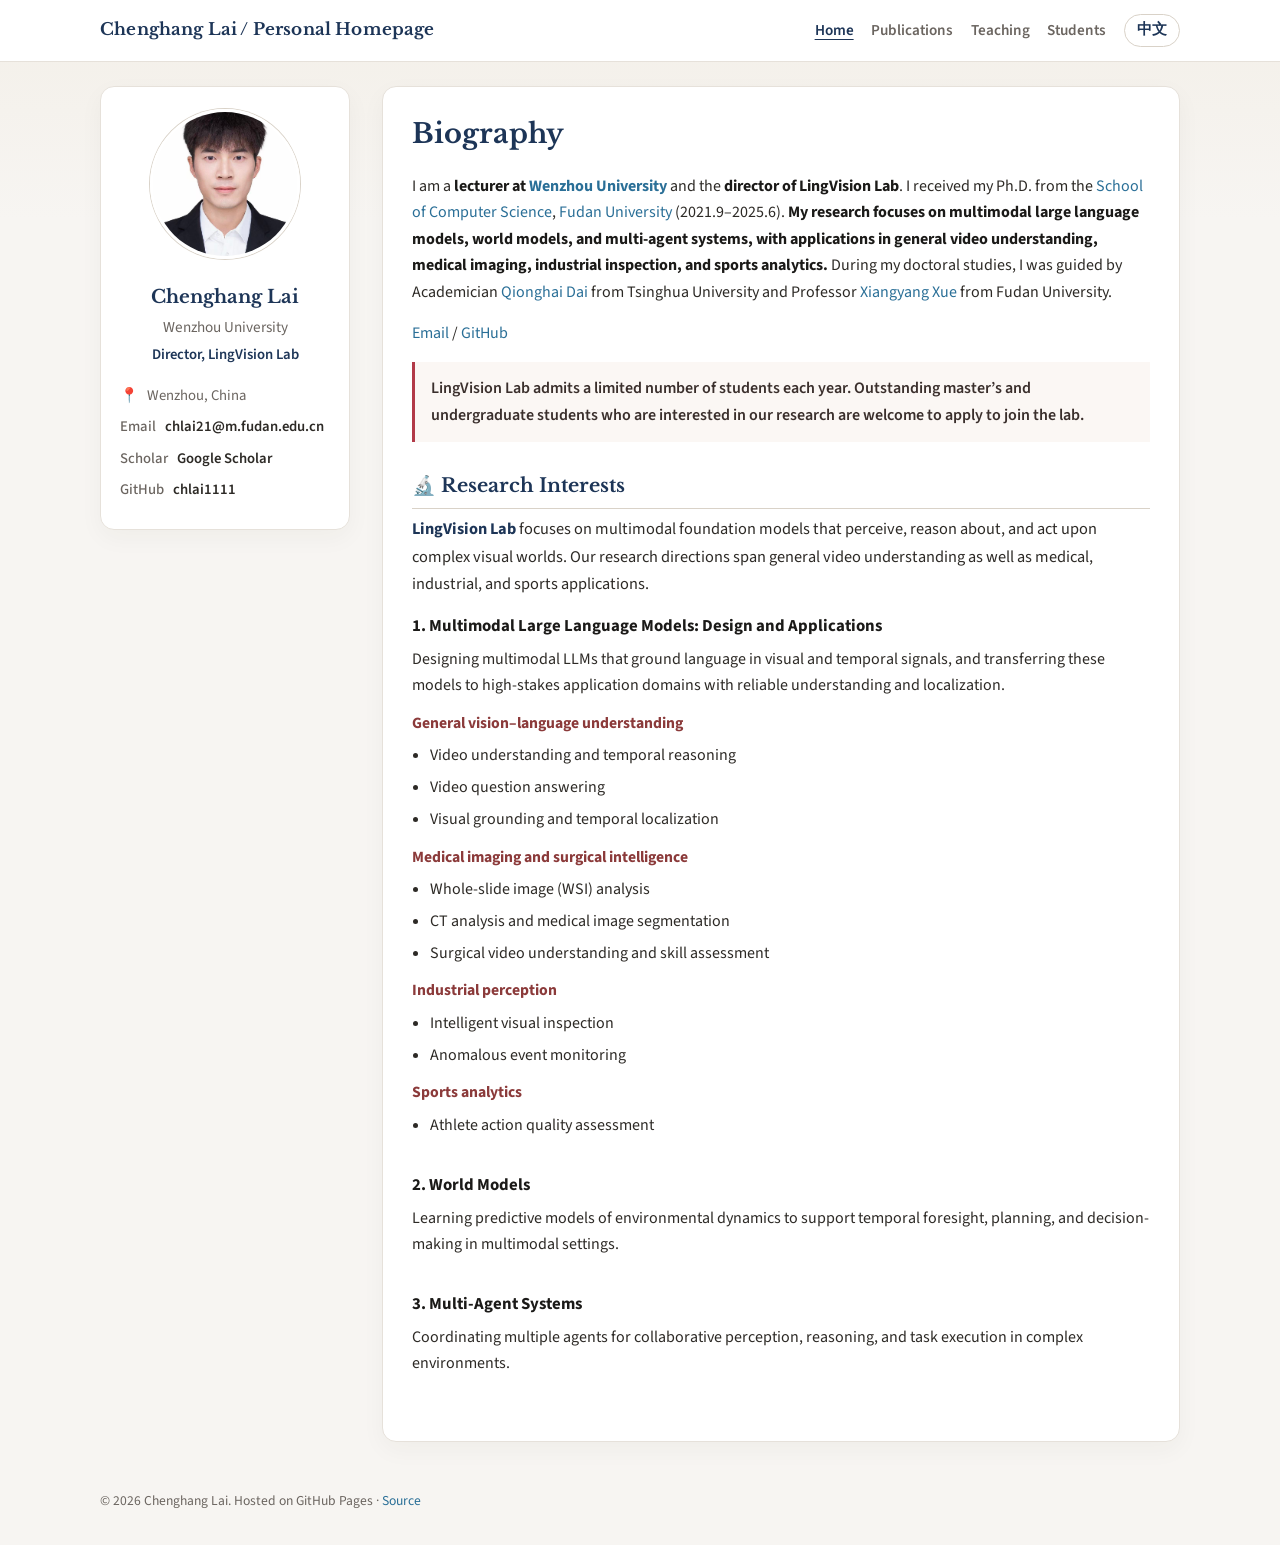
<file: index.html>
<!DOCTYPE html>
<html lang="en">
<head>
  <meta charset="utf-8">
  <meta name="viewport" content="width=device-width, initial-scale=1">
  <title>Chenghang Lai — Personal Homepage</title>
  <meta name="description" content="Academic homepage of Chenghang Lai, lecturer at Wenzhou University and director of LingVision Lab. Research interests: multimodal large language models, world models, and multi-agent systems.">
  <link rel="canonical" href="https://chlai1111.github.io/">
  <link rel="alternate" hreflang="en" href="https://chlai1111.github.io/">
  <link rel="alternate" hreflang="zh-Hans" href="https://chlai1111.github.io/zh/">
  <link rel="alternate" hreflang="x-default" href="https://chlai1111.github.io/">
  <link rel="icon" href="images/favicon.ico">
  <link rel="preconnect" href="https://fonts.googleapis.com">
  <link rel="preconnect" href="https://fonts.gstatic.com" crossorigin>
  <link href="https://fonts.googleapis.com/css2?family=Libre+Baskerville:wght@400;700&family=Source+Sans+3:wght@400;600;700&display=swap" rel="stylesheet">
  <link rel="stylesheet" href="assets/css/main.css">
</head>
<body>
  <header class="masthead">
    <div class="masthead__inner">
      <a class="site-title" href="./">Chenghang Lai / Personal Homepage</a>
      <div class="masthead__right">
        <nav class="nav" aria-label="Primary">
          <a href="./" class="is-active">Home</a><a href="publications/">Publications</a><a href="teaching/">Teaching</a><a href="students/">Students</a>
        </nav>
        <a class="lang-switch" href="zh/" hreflang="zh-Hans" lang="zh-Hans">中文</a>
      </div>
    </div>
  </header>

  <div class="layout">

    <aside class="sidebar">
      <img class="avatar" src="images/profile.jpg?v=3" alt="Portrait of Chenghang Lai">
      <h1 class="author-name">Chenghang Lai</h1>
      <p class="author-bio">Wenzhou University</p>
      <p class="author-lab">Director, LingVision Lab</p>
      <ul class="author-meta">
        <li><span class="label">📍</span> Wenzhou, China</li>
        <li><span class="label">Email</span> <a href="mailto:chlai21@m.fudan.edu.cn">chlai21@m.fudan.edu.cn</a></li>
        <li><span class="label">Scholar</span> <a href="https://scholar.google.com.hk/citations?hl=zh-CN&amp;user=WxUuGCAAAAAJ">Google Scholar</a></li>
        <li><span class="label">GitHub</span> <a href="https://github.com/chlai1111">chlai1111</a></li>
      </ul>
    </aside>

    <main class="main">
<h1 id="biography" class="page-title">Biography</h1>
      <div class="bio">
        <p>
          I am a <strong>lecturer at <a href="https://www.wzu.edu.cn/">Wenzhou University</a></strong>
          and the <strong>director of LingVision Lab</strong>.
          I received my Ph.D. from the <a href="https://cs.fudan.edu.cn/">School of Computer Science</a>,
          <a href="https://fudan.edu.cn/">Fudan University</a> (2021.9–2025.6).
          <strong>My research focuses on multimodal large language models, world models, and multi-agent systems, with applications in general video understanding, medical imaging, industrial inspection, and sports analytics.</strong>
          During my doctoral studies, I was guided by Academician
          <a href="https://ysg.ckcest.cn/html/details/8058/index.html">Qionghai Dai</a> from Tsinghua University
          and Professor <a href="https://cs.fudan.edu.cn/3f/8a/c25907a278410/page.htm">Xiangyang Xue</a> from Fudan University.
        </p>
        <p>
          <a href="mailto:chlai21@m.fudan.edu.cn">Email</a> /
          <a href="https://github.com/chlai1111">GitHub</a>
        </p>
        <p class="recruit-note">
          LingVision Lab admits a limited number of students each year. Outstanding master’s and undergraduate students who are interested in our research are welcome to apply to join the lab.
        </p>
      </div>

<h2 id="research" class="section-title">🔬 Research Interests</h2>
      <p class="section-note research-lead">
        <strong class="lab-name">LingVision Lab</strong> focuses on multimodal foundation models that perceive, reason about, and act upon complex visual worlds. Our research directions span general video understanding as well as medical, industrial, and sports applications.
      </p>
      <div class="research">
        <article class="research-theme">
          <h3 class="research-theme__title">1. Multimodal Large Language Models: Design and Applications</h3>
          <p class="research-theme__lead">
            Designing multimodal LLMs that ground language in visual and temporal signals, and transferring these models to high-stakes application domains with reliable understanding and localization.
          </p>
          <h4 class="research-subhead">General vision–language understanding</h4>
          <ul class="plain-list">
            <li>Video understanding and temporal reasoning</li>
            <li>Video question answering</li>
            <li>Visual grounding and temporal localization</li>
          </ul>
          <h4 class="research-subhead">Medical imaging and surgical intelligence</h4>
          <ul class="plain-list">
            <li>Whole-slide image (WSI) analysis</li>
            <li>CT analysis and medical image segmentation</li>
            <li>Surgical video understanding and skill assessment</li>
          </ul>
          <h4 class="research-subhead">Industrial perception</h4>
          <ul class="plain-list">
            <li>Intelligent visual inspection</li>
            <li>Anomalous event monitoring</li>
          </ul>
          <h4 class="research-subhead">Sports analytics</h4>
          <ul class="plain-list">
            <li>Athlete action quality assessment</li>
          </ul>
        </article>
        <article class="research-theme">
          <h3 class="research-theme__title">2. World Models</h3>
          <p class="research-theme__lead">
            Learning predictive models of environmental dynamics to support temporal foresight, planning, and decision-making in multimodal settings.
          </p>
        </article>
        <article class="research-theme">
          <h3 class="research-theme__title">3. Multi-Agent Systems</h3>
          <p class="research-theme__lead">
            Coordinating multiple agents for collaborative perception, reasoning, and task execution in complex environments.
          </p>
        </article>
      </div>
    </main>
  </div>

  <footer class="footer">
    © <span id="y"></span> Chenghang Lai. Hosted on GitHub Pages · <a href="https://github.com/chlai1111/chlai1111.github.io">Source</a>
  </footer>
  <script>document.getElementById('y').textContent = new Date().getFullYear();</script>
</body>
</html>
</file>
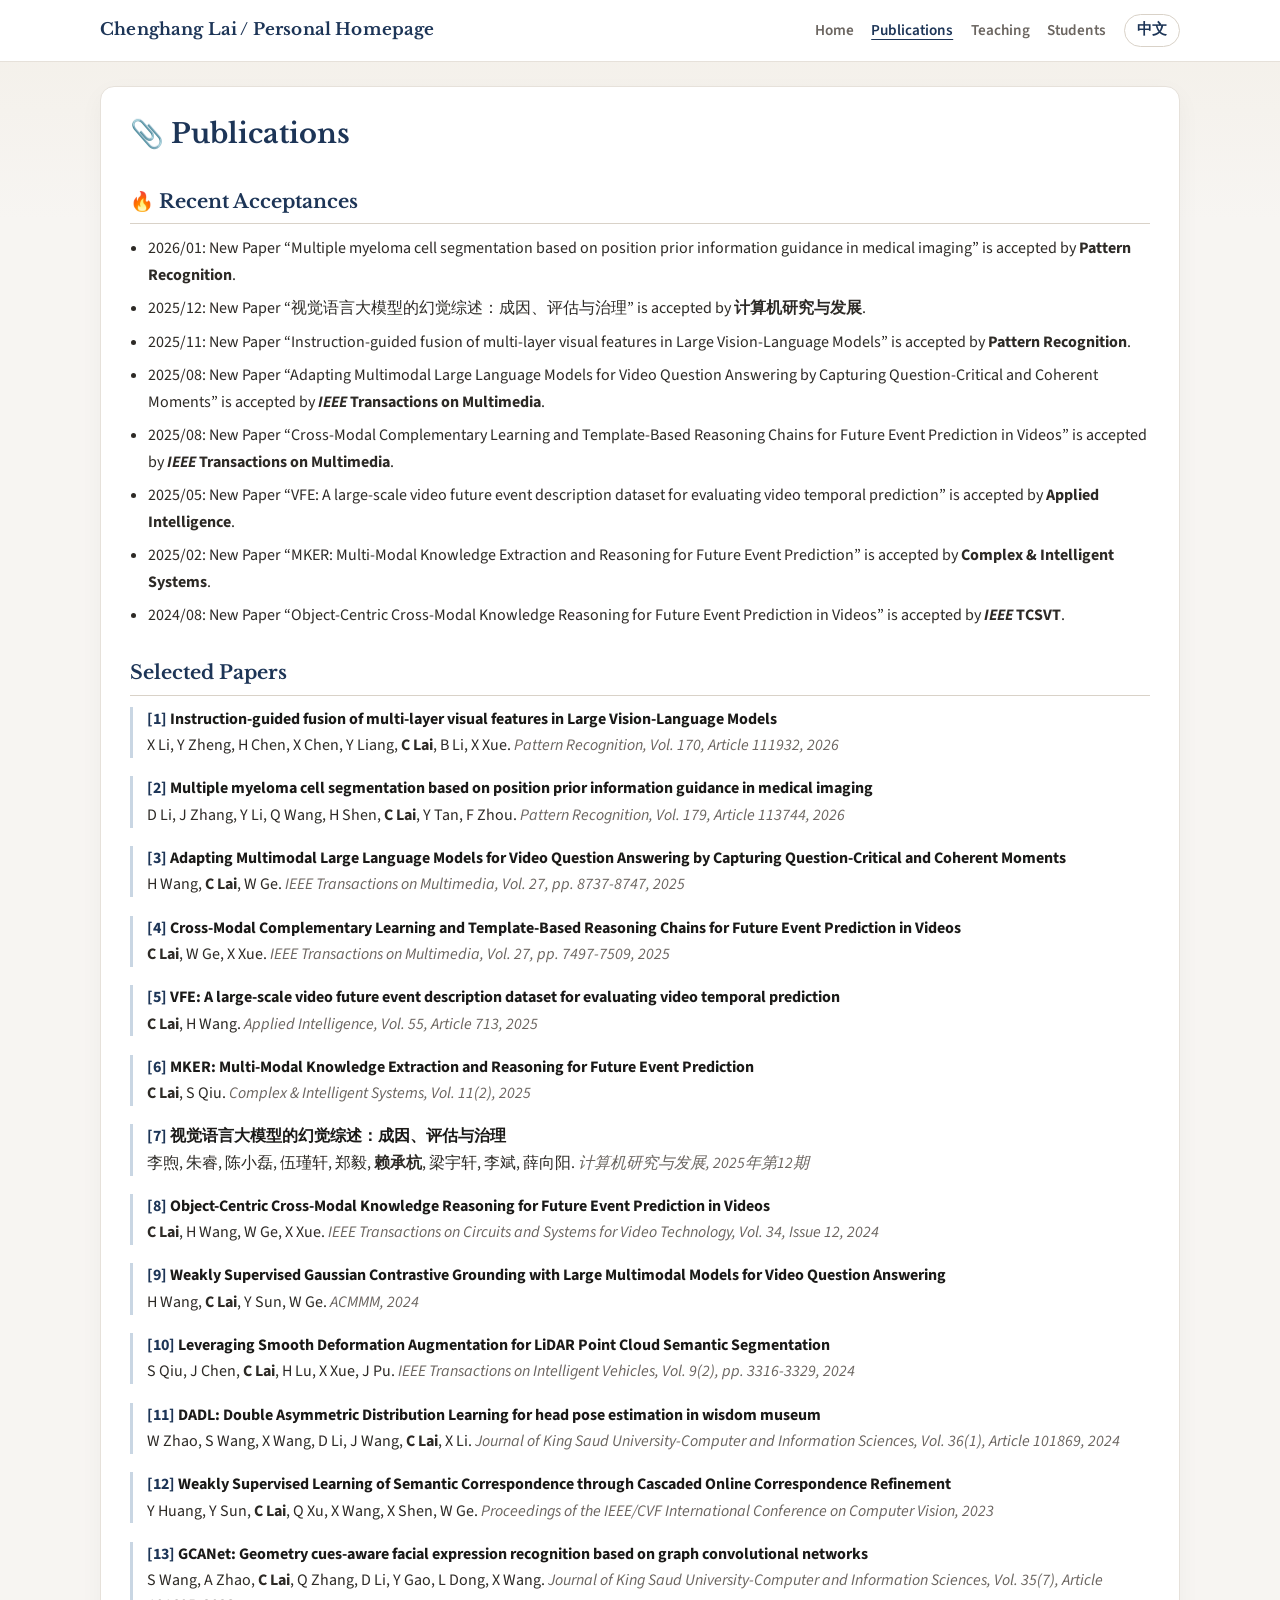
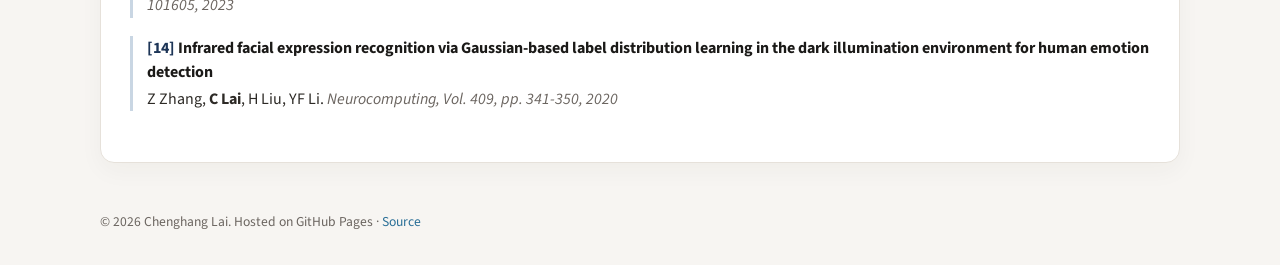
<file: publications/index.html>
<!DOCTYPE html>
<html lang="en">
<head>
  <meta charset="utf-8">
  <meta name="viewport" content="width=device-width, initial-scale=1">
  <title>Publications — Chenghang Lai</title>
  <meta name="description" content="Selected publications and recent acceptances of Chenghang Lai.">
  <link rel="canonical" href="https://chlai1111.github.io/publications/">
  <link rel="alternate" hreflang="en" href="https://chlai1111.github.io/publications/">
  <link rel="alternate" hreflang="zh-Hans" href="https://chlai1111.github.io/zh/publications/">
  <link rel="alternate" hreflang="x-default" href="https://chlai1111.github.io/publications/">
  <link rel="icon" href="../images/favicon.ico">
  <link rel="preconnect" href="https://fonts.googleapis.com">
  <link rel="preconnect" href="https://fonts.gstatic.com" crossorigin>
  <link href="https://fonts.googleapis.com/css2?family=Libre+Baskerville:wght@400;700&family=Source+Sans+3:wght@400;600;700&display=swap" rel="stylesheet">
  <link rel="stylesheet" href="../assets/css/main.css">
</head>
<body>
  <header class="masthead">
    <div class="masthead__inner">
      <a class="site-title" href="../">Chenghang Lai / Personal Homepage</a>
      <div class="masthead__right">
        <nav class="nav" aria-label="Primary">
          <a href="../">Home</a><a href="../publications/" class="is-active">Publications</a><a href="../teaching/">Teaching</a><a href="../students/">Students</a>
        </nav>
        <a class="lang-switch" href="../zh/publications/" hreflang="zh-Hans" lang="zh-Hans">中文</a>
      </div>
    </div>
  </header>

  <div class="layout layout--wide">


    <main class="main">
<h1 class="page-title">📎 Publications</h1>
      <h2 id="news" class="section-title">🔥 Recent Acceptances</h2>
      <ul class="news">
        <li>2026/01: New Paper “Multiple myeloma cell segmentation based on position prior information guidance in medical imaging” is accepted by <strong>Pattern Recognition</strong>.</li>
        <li>2025/12: New Paper “视觉语言大模型的幻觉综述：成因、评估与治理” is accepted by <strong>计算机研究与发展</strong>.</li>
        <li>2025/11: New Paper “Instruction-guided fusion of multi-layer visual features in Large Vision-Language Models” is accepted by <strong>Pattern Recognition</strong>.</li>
        <li>2025/08: New Paper “Adapting Multimodal Large Language Models for Video Question Answering by Capturing Question-Critical and Coherent Moments” is accepted by <strong><em>IEEE</em> Transactions on Multimedia</strong>.</li>
        <li>2025/08: New Paper “Cross-Modal Complementary Learning and Template-Based Reasoning Chains for Future Event Prediction in Videos” is accepted by <strong><em>IEEE</em> Transactions on Multimedia</strong>.</li>
        <li>2025/05: New Paper “VFE: A large-scale video future event description dataset for evaluating video temporal prediction” is accepted by <strong>Applied Intelligence</strong>.</li>
        <li>2025/02: New Paper “MKER: Multi-Modal Knowledge Extraction and Reasoning for Future Event Prediction” is accepted by <strong>Complex &amp; Intelligent Systems</strong>.</li>
        <li>2024/08: New Paper “Object-Centric Cross-Modal Knowledge Reasoning for Future Event Prediction in Videos” is accepted by <strong><em>IEEE</em> TCSVT</strong>.</li>
      </ul>
      <h2 id="papers" class="section-title">Selected Papers</h2>
      <ul class="pubs">
        <li>
          <div class="pub-head"><span class="pub-num">[1]</span> <span class="title">Instruction-guided fusion of multi-layer visual features in Large Vision-Language Models</span></div>
          <div class="meta"><span class="authors">X Li, Y Zheng, H Chen, X Chen, Y Liang, <strong>C Lai</strong>, B Li, X Xue</span><span class="venue-sep">. </span><span class="venue">Pattern Recognition, Vol. 170, Article 111932, 2026</span></div>
        </li>
        <li>
          <div class="pub-head"><span class="pub-num">[2]</span> <span class="title">Multiple myeloma cell segmentation based on position prior information guidance in medical imaging</span></div>
          <div class="meta"><span class="authors">D Li, J Zhang, Y Li, Q Wang, H Shen, <strong>C Lai</strong>, Y Tan, F Zhou</span><span class="venue-sep">. </span><span class="venue">Pattern Recognition, Vol. 179, Article 113744, 2026</span></div>
        </li>
        <li>
          <div class="pub-head"><span class="pub-num">[3]</span> <span class="title">Adapting Multimodal Large Language Models for Video Question Answering by Capturing Question-Critical and Coherent Moments</span></div>
          <div class="meta"><span class="authors">H Wang, <strong>C Lai</strong>, W Ge</span><span class="venue-sep">. </span><span class="venue">IEEE Transactions on Multimedia, Vol. 27, pp. 8737-8747, 2025</span></div>
        </li>
        <li>
          <div class="pub-head"><span class="pub-num">[4]</span> <span class="title">Cross-Modal Complementary Learning and Template-Based Reasoning Chains for Future Event Prediction in Videos</span></div>
          <div class="meta"><span class="authors"><strong>C Lai</strong>, W Ge, X Xue</span><span class="venue-sep">. </span><span class="venue">IEEE Transactions on Multimedia, Vol. 27, pp. 7497-7509, 2025</span></div>
        </li>
        <li>
          <div class="pub-head"><span class="pub-num">[5]</span> <span class="title">VFE: A large-scale video future event description dataset for evaluating video temporal prediction</span></div>
          <div class="meta"><span class="authors"><strong>C Lai</strong>, H Wang</span><span class="venue-sep">. </span><span class="venue">Applied Intelligence, Vol. 55, Article 713, 2025</span></div>
        </li>
        <li>
          <div class="pub-head"><span class="pub-num">[6]</span> <span class="title">MKER: Multi-Modal Knowledge Extraction and Reasoning for Future Event Prediction</span></div>
          <div class="meta"><span class="authors"><strong>C Lai</strong>, S Qiu</span><span class="venue-sep">. </span><span class="venue">Complex &amp; Intelligent Systems, Vol. 11(2), 2025</span></div>
        </li>
        <li>
          <div class="pub-head"><span class="pub-num">[7]</span> <span class="title">视觉语言大模型的幻觉综述：成因、评估与治理</span></div>
          <div class="meta"><span class="authors">李煦, 朱睿, 陈小磊, 伍瑾轩, 郑毅, <strong>赖承杭</strong>, 梁宇轩, 李斌, 薛向阳</span><span class="venue-sep">. </span><span class="venue">计算机研究与发展, 2025年第12期</span></div>
        </li>
        <li>
          <div class="pub-head"><span class="pub-num">[8]</span> <span class="title">Object-Centric Cross-Modal Knowledge Reasoning for Future Event Prediction in Videos</span></div>
          <div class="meta"><span class="authors"><strong>C Lai</strong>, H Wang, W Ge, X Xue</span><span class="venue-sep">. </span><span class="venue">IEEE Transactions on Circuits and Systems for Video Technology, Vol. 34, Issue 12, 2024</span></div>
        </li>
        <li>
          <div class="pub-head"><span class="pub-num">[9]</span> <span class="title">Weakly Supervised Gaussian Contrastive Grounding with Large Multimodal Models for Video Question Answering</span></div>
          <div class="meta"><span class="authors">H Wang, <strong>C Lai</strong>, Y Sun, W Ge</span><span class="venue-sep">. </span><span class="venue">ACMMM, 2024</span></div>
        </li>
        <li>
          <div class="pub-head"><span class="pub-num">[10]</span> <span class="title">Leveraging Smooth Deformation Augmentation for LiDAR Point Cloud Semantic Segmentation</span></div>
          <div class="meta"><span class="authors">S Qiu, J Chen, <strong>C Lai</strong>, H Lu, X Xue, J Pu</span><span class="venue-sep">. </span><span class="venue">IEEE Transactions on Intelligent Vehicles, Vol. 9(2), pp. 3316-3329, 2024</span></div>
        </li>
        <li>
          <div class="pub-head"><span class="pub-num">[11]</span> <span class="title">DADL: Double Asymmetric Distribution Learning for head pose estimation in wisdom museum</span></div>
          <div class="meta"><span class="authors">W Zhao, S Wang, X Wang, D Li, J Wang, <strong>C Lai</strong>, X Li</span><span class="venue-sep">. </span><span class="venue">Journal of King Saud University-Computer and Information Sciences, Vol. 36(1), Article 101869, 2024</span></div>
        </li>
        <li>
          <div class="pub-head"><span class="pub-num">[12]</span> <span class="title">Weakly Supervised Learning of Semantic Correspondence through Cascaded Online Correspondence Refinement</span></div>
          <div class="meta"><span class="authors">Y Huang, Y Sun, <strong>C Lai</strong>, Q Xu, X Wang, X Shen, W Ge</span><span class="venue-sep">. </span><span class="venue">Proceedings of the IEEE/CVF International Conference on Computer Vision, 2023</span></div>
        </li>
        <li>
          <div class="pub-head"><span class="pub-num">[13]</span> <span class="title">GCANet: Geometry cues-aware facial expression recognition based on graph convolutional networks</span></div>
          <div class="meta"><span class="authors">S Wang, A Zhao, <strong>C Lai</strong>, Q Zhang, D Li, Y Gao, L Dong, X Wang</span><span class="venue-sep">. </span><span class="venue">Journal of King Saud University-Computer and Information Sciences, Vol. 35(7), Article 101605, 2023</span></div>
        </li>
        <li>
          <div class="pub-head"><span class="pub-num">[14]</span> <span class="title">Infrared facial expression recognition via Gaussian-based label distribution learning in the dark illumination environment for human emotion detection</span></div>
          <div class="meta"><span class="authors">Z Zhang, <strong>C Lai</strong>, H Liu, YF Li</span><span class="venue-sep">. </span><span class="venue">Neurocomputing, Vol. 409, pp. 341-350, 2020</span></div>
        </li>
      </ul>
    </main>
  </div>

  <footer class="footer">
    © <span id="y"></span> Chenghang Lai. Hosted on GitHub Pages · <a href="https://github.com/chlai1111/chlai1111.github.io">Source</a>
  </footer>
  <script>document.getElementById('y').textContent = new Date().getFullYear();</script>
</body>
</html>
</file>
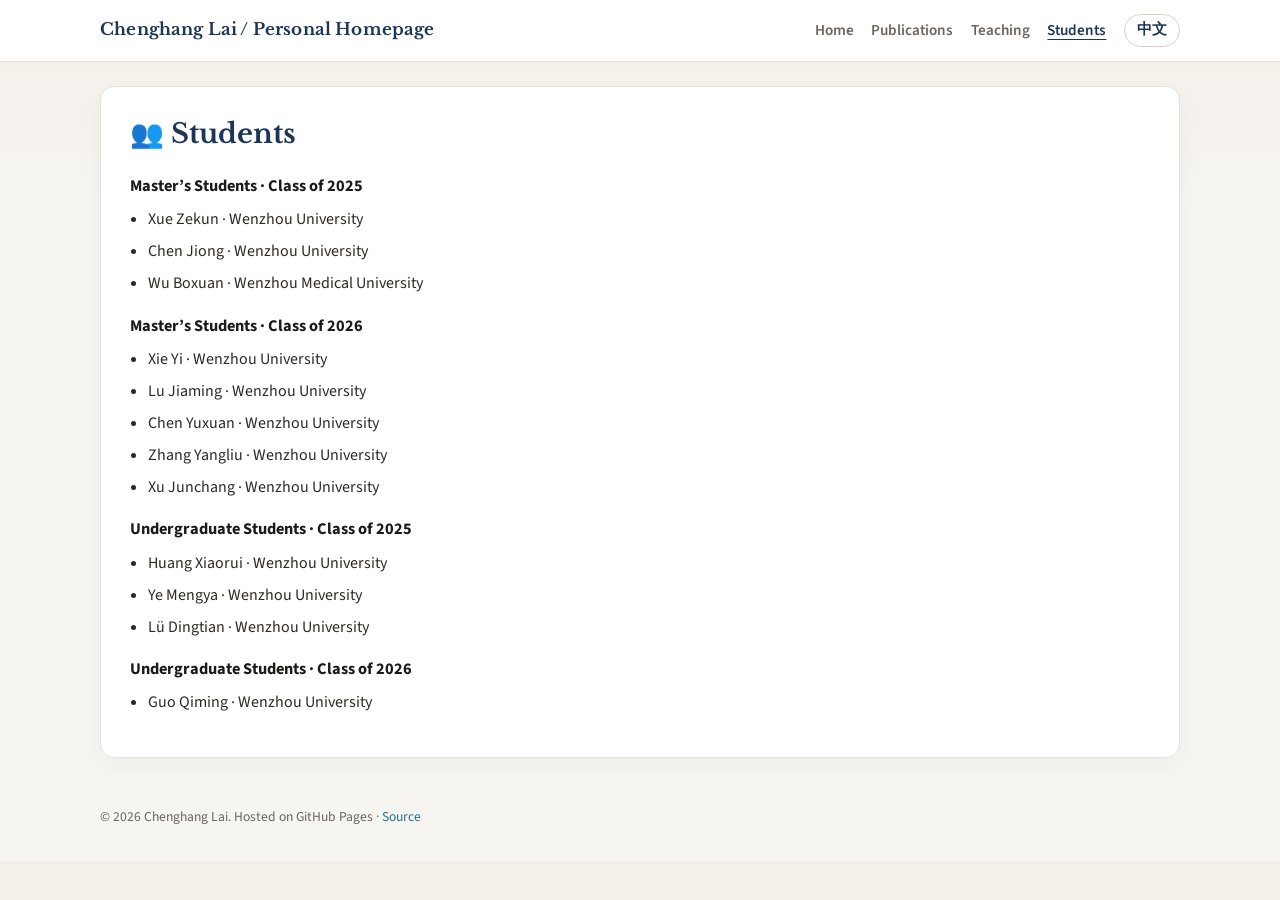
<file: students/index.html>
<!DOCTYPE html>
<html lang="en">
<head>
  <meta charset="utf-8">
  <meta name="viewport" content="width=device-width, initial-scale=1">
  <title>Students — Chenghang Lai</title>
  <meta name="description" content="Students advised by Chenghang Lai.">
  <link rel="canonical" href="https://chlai1111.github.io/students/">
  <link rel="alternate" hreflang="en" href="https://chlai1111.github.io/students/">
  <link rel="alternate" hreflang="zh-Hans" href="https://chlai1111.github.io/zh/students/">
  <link rel="alternate" hreflang="x-default" href="https://chlai1111.github.io/students/">
  <link rel="icon" href="../images/favicon.ico">
  <link rel="preconnect" href="https://fonts.googleapis.com">
  <link rel="preconnect" href="https://fonts.gstatic.com" crossorigin>
  <link href="https://fonts.googleapis.com/css2?family=Libre+Baskerville:wght@400;700&family=Source+Sans+3:wght@400;600;700&display=swap" rel="stylesheet">
  <link rel="stylesheet" href="../assets/css/main.css">
</head>
<body>
  <header class="masthead">
    <div class="masthead__inner">
      <a class="site-title" href="../">Chenghang Lai / Personal Homepage</a>
      <div class="masthead__right">
        <nav class="nav" aria-label="Primary">
          <a href="../">Home</a><a href="../publications/">Publications</a><a href="../teaching/">Teaching</a><a href="../students/" class="is-active">Students</a>
        </nav>
        <a class="lang-switch" href="../zh/students/" hreflang="zh-Hans" lang="zh-Hans">中文</a>
      </div>
    </div>
  </header>

  <div class="layout layout--wide">


    <main class="main">
<h1 class="page-title">👥 Students</h1>
      <h3 class="subhead">Master’s Students · Class of 2025</h3>
      <ul class="plain-list">
        <li>Xue Zekun · Wenzhou University</li>
        <li>Chen Jiong · Wenzhou University</li>
        <li>Wu Boxuan · Wenzhou Medical University</li>
      </ul>
      <h3 class="subhead">Master’s Students · Class of 2026</h3>
      <ul class="plain-list">
        <li>Xie Yi · Wenzhou University</li>
        <li>Lu Jiaming · Wenzhou University</li>
        <li>Chen Yuxuan · Wenzhou University</li>
        <li>Zhang Yangliu · Wenzhou University</li>
        <li>Xu Junchang · Wenzhou University</li>
      </ul>
      <h3 class="subhead">Undergraduate Students · Class of 2025</h3>
      <ul class="plain-list">
        <li>Huang Xiaorui · Wenzhou University</li>
        <li>Ye Mengya · Wenzhou University</li>
        <li>Lü Dingtian · Wenzhou University</li>
      </ul>
      <h3 class="subhead">Undergraduate Students · Class of 2026</h3>
      <ul class="plain-list">
        <li>Guo Qiming · Wenzhou University</li>
      </ul>
    </main>
  </div>

  <footer class="footer">
    © <span id="y"></span> Chenghang Lai. Hosted on GitHub Pages · <a href="https://github.com/chlai1111/chlai1111.github.io">Source</a>
  </footer>
  <script>document.getElementById('y').textContent = new Date().getFullYear();</script>
</body>
</html>
</file>
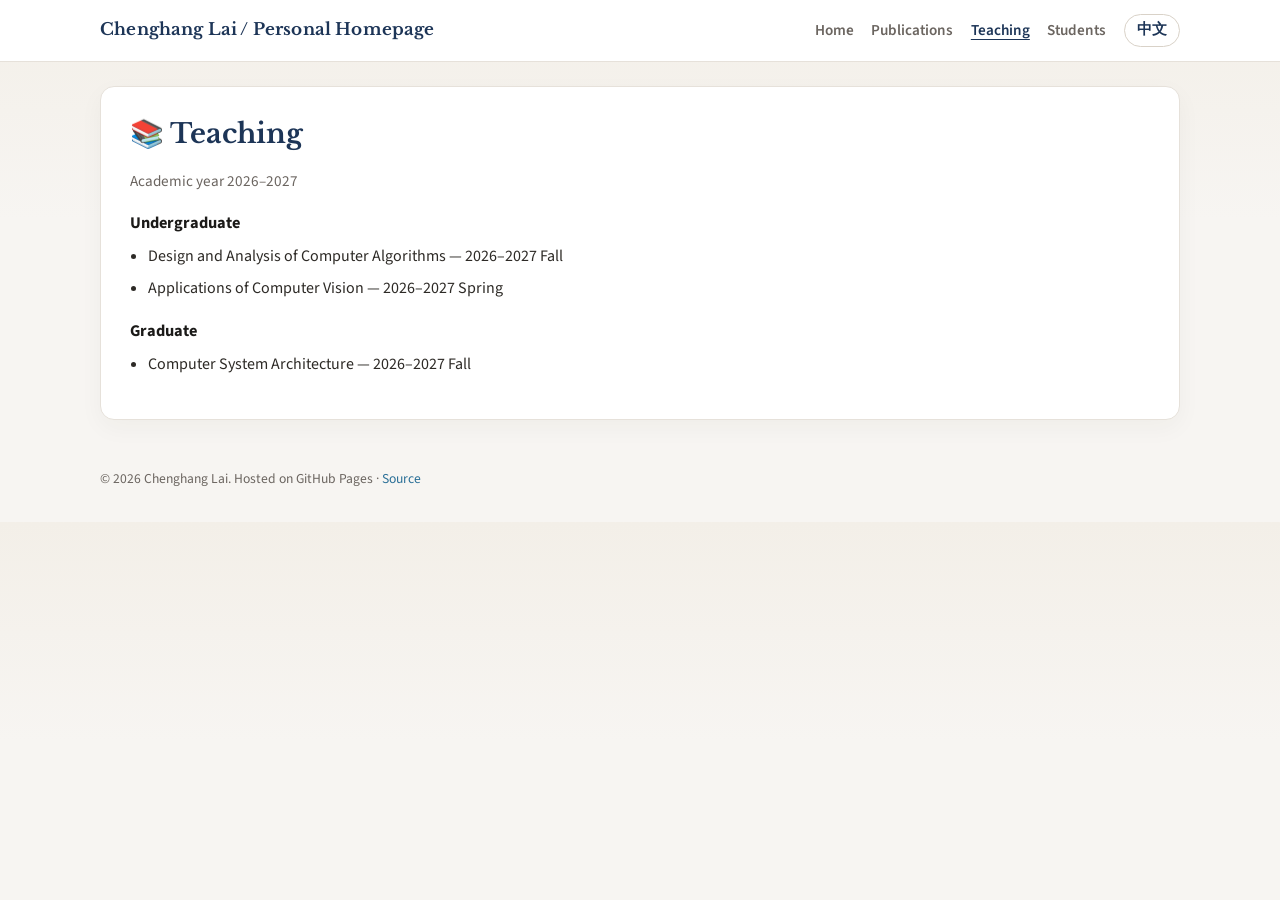
<file: teaching/index.html>
<!DOCTYPE html>
<html lang="en">
<head>
  <meta charset="utf-8">
  <meta name="viewport" content="width=device-width, initial-scale=1">
  <title>Teaching — Chenghang Lai</title>
  <meta name="description" content="Teaching courses by Chenghang Lai.">
  <link rel="canonical" href="https://chlai1111.github.io/teaching/">
  <link rel="alternate" hreflang="en" href="https://chlai1111.github.io/teaching/">
  <link rel="alternate" hreflang="zh-Hans" href="https://chlai1111.github.io/zh/teaching/">
  <link rel="alternate" hreflang="x-default" href="https://chlai1111.github.io/teaching/">
  <link rel="icon" href="../images/favicon.ico">
  <link rel="preconnect" href="https://fonts.googleapis.com">
  <link rel="preconnect" href="https://fonts.gstatic.com" crossorigin>
  <link href="https://fonts.googleapis.com/css2?family=Libre+Baskerville:wght@400;700&family=Source+Sans+3:wght@400;600;700&display=swap" rel="stylesheet">
  <link rel="stylesheet" href="../assets/css/main.css">
</head>
<body>
  <header class="masthead">
    <div class="masthead__inner">
      <a class="site-title" href="../">Chenghang Lai / Personal Homepage</a>
      <div class="masthead__right">
        <nav class="nav" aria-label="Primary">
          <a href="../">Home</a><a href="../publications/">Publications</a><a href="../teaching/" class="is-active">Teaching</a><a href="../students/">Students</a>
        </nav>
        <a class="lang-switch" href="../zh/teaching/" hreflang="zh-Hans" lang="zh-Hans">中文</a>
      </div>
    </div>
  </header>

  <div class="layout layout--wide">


    <main class="main">
<h1 class="page-title">📚 Teaching</h1>
      <p class="section-note">Academic year 2026–2027</p>
      <h3 class="subhead">Undergraduate</h3>
      <ul class="plain-list">
        <li>Design and Analysis of Computer Algorithms — 2026–2027 Fall</li>
        <li>Applications of Computer Vision — 2026–2027 Spring</li>
      </ul>
      <h3 class="subhead">Graduate</h3>
      <ul class="plain-list">
        <li>Computer System Architecture — 2026–2027 Fall</li>
      </ul>
    </main>
  </div>

  <footer class="footer">
    © <span id="y"></span> Chenghang Lai. Hosted on GitHub Pages · <a href="https://github.com/chlai1111/chlai1111.github.io">Source</a>
  </footer>
  <script>document.getElementById('y').textContent = new Date().getFullYear();</script>
</body>
</html>
</file>
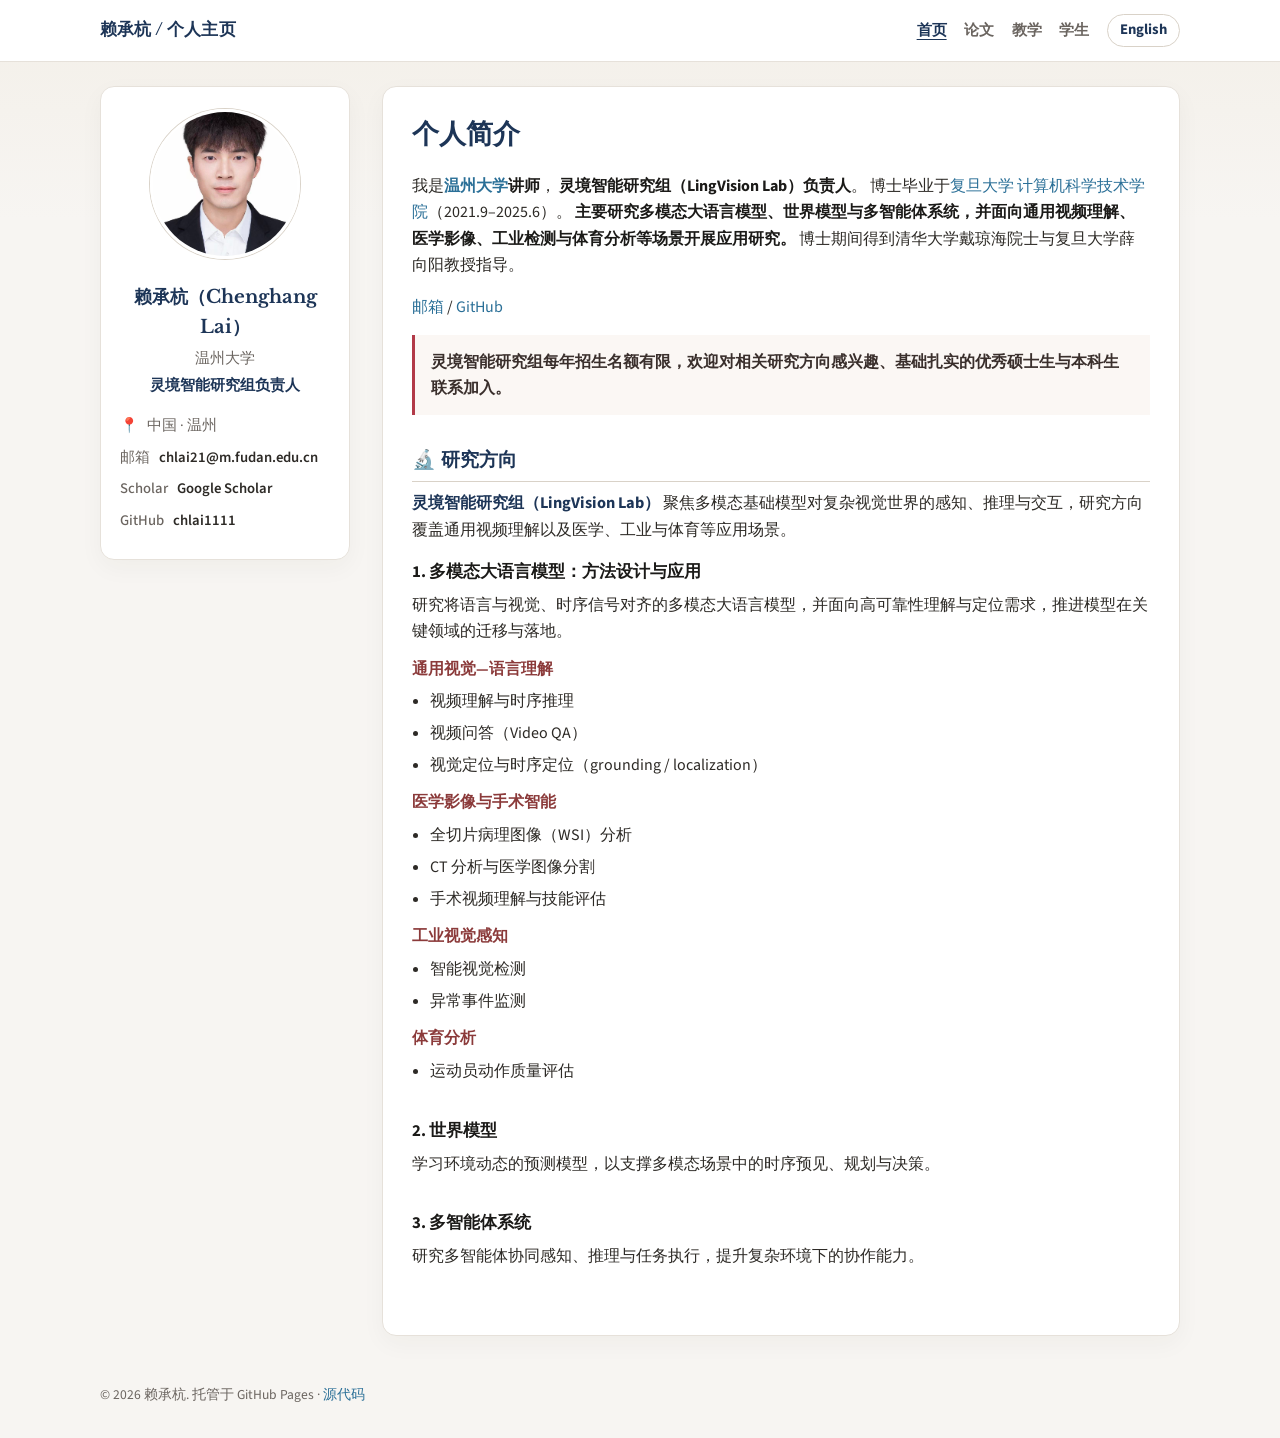
<file: zh/index.html>
<!DOCTYPE html>
<html lang="zh-Hans">
<head>
  <meta charset="utf-8">
  <meta name="viewport" content="width=device-width, initial-scale=1">
  <title>赖承杭（Chenghang Lai）— 个人主页</title>
  <meta name="description" content="温州大学讲师、灵境智能研究组（LingVision Lab）负责人赖承杭的学术主页。研究方向：多模态大语言模型、世界模型与多智能体系统。">
  <link rel="canonical" href="https://chlai1111.github.io/zh/">
  <link rel="alternate" hreflang="en" href="https://chlai1111.github.io/">
  <link rel="alternate" hreflang="zh-Hans" href="https://chlai1111.github.io/zh/">
  <link rel="alternate" hreflang="x-default" href="https://chlai1111.github.io/">
  <link rel="icon" href="../images/favicon.ico">
  <link rel="preconnect" href="https://fonts.googleapis.com">
  <link rel="preconnect" href="https://fonts.gstatic.com" crossorigin>
  <link href="https://fonts.googleapis.com/css2?family=Libre+Baskerville:wght@400;700&family=Source+Sans+3:wght@400;600;700&display=swap" rel="stylesheet">
  <link rel="stylesheet" href="../assets/css/main.css">
</head>
<body>
  <header class="masthead">
    <div class="masthead__inner">
      <a class="site-title" href="./">赖承杭 / 个人主页</a>
      <div class="masthead__right">
        <nav class="nav" aria-label="主导航">
          <a href="./" class="is-active">首页</a><a href="publications/">论文</a><a href="teaching/">教学</a><a href="students/">学生</a>
        </nav>
        <a class="lang-switch" href="../" hreflang="en" lang="en">English</a>
      </div>
    </div>
  </header>

  <div class="layout">

    <aside class="sidebar">
      <img class="avatar" src="../images/profile.jpg?v=3" alt="赖承杭照片">
      <h1 class="author-name">赖承杭（Chenghang Lai）</h1>
      <p class="author-bio">温州大学</p>
      <p class="author-lab">灵境智能研究组负责人</p>
      <ul class="author-meta">
        <li><span class="label">📍</span> 中国 · 温州</li>
        <li><span class="label">邮箱</span> <a href="mailto:chlai21@m.fudan.edu.cn">chlai21@m.fudan.edu.cn</a></li>
        <li><span class="label">Scholar</span> <a href="https://scholar.google.com.hk/citations?hl=zh-CN&amp;user=WxUuGCAAAAAJ">Google Scholar</a></li>
        <li><span class="label">GitHub</span> <a href="https://github.com/chlai1111">chlai1111</a></li>
      </ul>
    </aside>

    <main class="main">
<h1 id="biography" class="page-title">个人简介</h1>
      <div class="bio">
        <p>
          我是<strong><a href="https://www.wzu.edu.cn/">温州大学</a>讲师</strong>，
          <strong>灵境智能研究组（LingVision Lab）负责人</strong>。
          博士毕业于<a href="https://fudan.edu.cn/">复旦大学</a>
          <a href="https://cs.fudan.edu.cn/">计算机科学技术学院</a>（2021.9–2025.6）。
          <strong>主要研究多模态大语言模型、世界模型与多智能体系统，并面向通用视频理解、医学影像、工业检测与体育分析等场景开展应用研究。</strong>
          博士期间得到清华大学戴琼海院士与复旦大学薛向阳教授指导。
        </p>
        <p>
          <a href="mailto:chlai21@m.fudan.edu.cn">邮箱</a> /
          <a href="https://github.com/chlai1111">GitHub</a>
        </p>
        <p class="recruit-note">
          灵境智能研究组每年招生名额有限，欢迎对相关研究方向感兴趣、基础扎实的优秀硕士生与本科生联系加入。
        </p>
      </div>

<h2 id="research" class="section-title">🔬 研究方向</h2>
      <p class="section-note research-lead">
        <strong class="lab-name">灵境智能研究组（LingVision Lab）</strong> 聚焦多模态基础模型对复杂视觉世界的感知、推理与交互，研究方向覆盖通用视频理解以及医学、工业与体育等应用场景。
      </p>
      <div class="research">
        <article class="research-theme">
          <h3 class="research-theme__title">1. 多模态大语言模型：方法设计与应用</h3>
          <p class="research-theme__lead">
            研究将语言与视觉、时序信号对齐的多模态大语言模型，并面向高可靠性理解与定位需求，推进模型在关键领域的迁移与落地。
          </p>
          <h4 class="research-subhead">通用视觉—语言理解</h4>
          <ul class="plain-list">
            <li>视频理解与时序推理</li>
            <li>视频问答（Video QA）</li>
            <li>视觉定位与时序定位（grounding / localization）</li>
          </ul>
          <h4 class="research-subhead">医学影像与手术智能</h4>
          <ul class="plain-list">
            <li>全切片病理图像（WSI）分析</li>
            <li>CT 分析与医学图像分割</li>
            <li>手术视频理解与技能评估</li>
          </ul>
          <h4 class="research-subhead">工业视觉感知</h4>
          <ul class="plain-list">
            <li>智能视觉检测</li>
            <li>异常事件监测</li>
          </ul>
          <h4 class="research-subhead">体育分析</h4>
          <ul class="plain-list">
            <li>运动员动作质量评估</li>
          </ul>
        </article>
        <article class="research-theme">
          <h3 class="research-theme__title">2. 世界模型</h3>
          <p class="research-theme__lead">
            学习环境动态的预测模型，以支撑多模态场景中的时序预见、规划与决策。
          </p>
        </article>
        <article class="research-theme">
          <h3 class="research-theme__title">3. 多智能体系统</h3>
          <p class="research-theme__lead">
            研究多智能体协同感知、推理与任务执行，提升复杂环境下的协作能力。
          </p>
        </article>
      </div>
    </main>
  </div>

  <footer class="footer">
    © <span id="y"></span> 赖承杭. 托管于 GitHub Pages · <a href="https://github.com/chlai1111/chlai1111.github.io">源代码</a>
  </footer>
  <script>document.getElementById('y').textContent = new Date().getFullYear();</script>
</body>
</html>
</file>
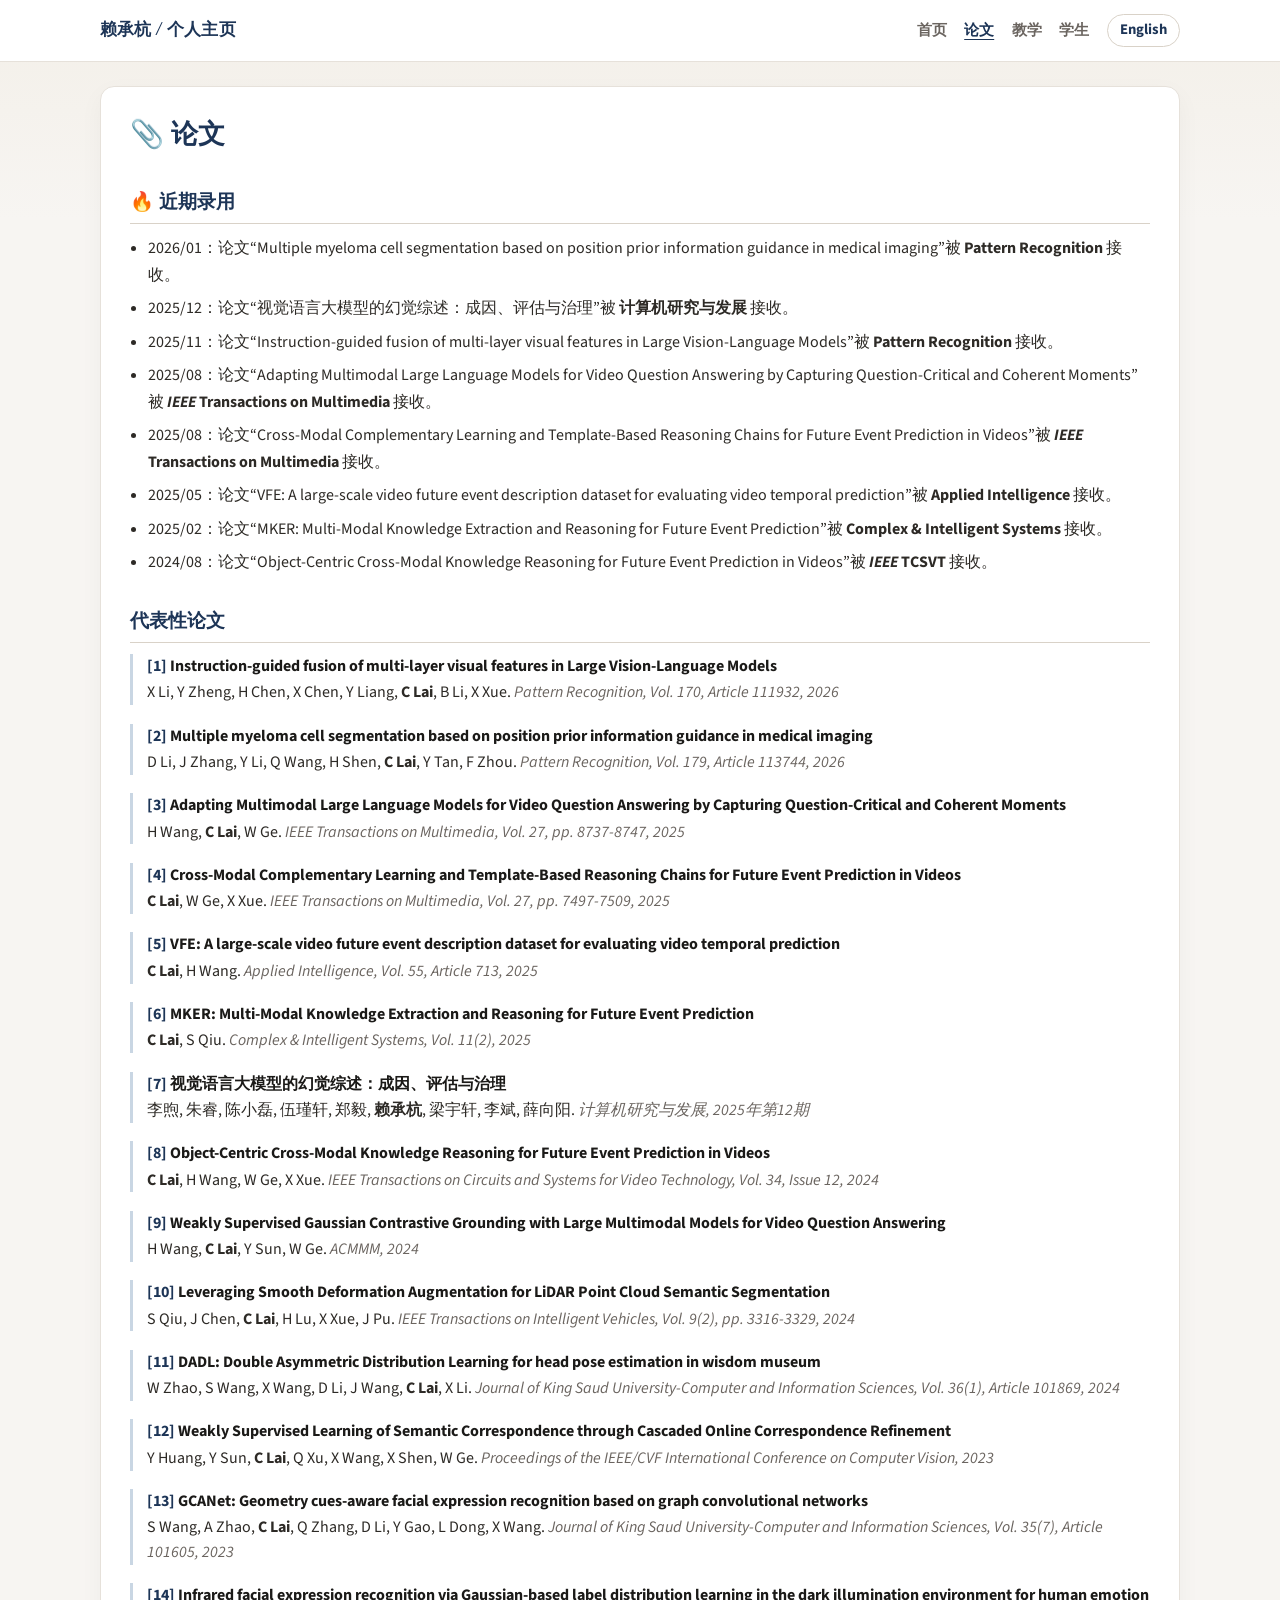
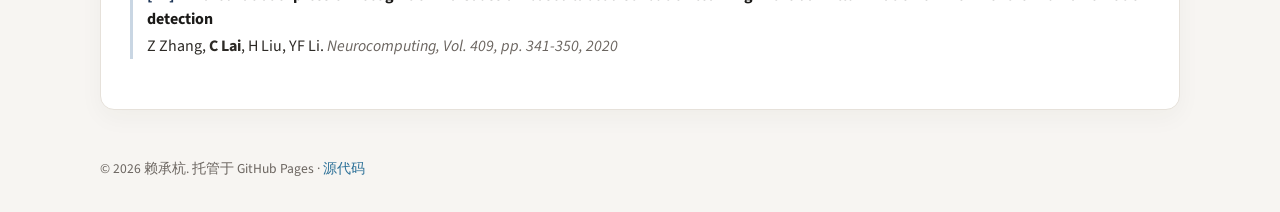
<file: zh/publications/index.html>
<!DOCTYPE html>
<html lang="zh-Hans">
<head>
  <meta charset="utf-8">
  <meta name="viewport" content="width=device-width, initial-scale=1">
  <title>论文 — 赖承杭</title>
  <meta name="description" content="赖承杭的论文列表与近期录用动态。">
  <link rel="canonical" href="https://chlai1111.github.io/zh/publications/">
  <link rel="alternate" hreflang="en" href="https://chlai1111.github.io/publications/">
  <link rel="alternate" hreflang="zh-Hans" href="https://chlai1111.github.io/zh/publications/">
  <link rel="alternate" hreflang="x-default" href="https://chlai1111.github.io/">
  <link rel="icon" href="../../images/favicon.ico">
  <link rel="preconnect" href="https://fonts.googleapis.com">
  <link rel="preconnect" href="https://fonts.gstatic.com" crossorigin>
  <link href="https://fonts.googleapis.com/css2?family=Libre+Baskerville:wght@400;700&family=Source+Sans+3:wght@400;600;700&display=swap" rel="stylesheet">
  <link rel="stylesheet" href="../../assets/css/main.css">
</head>
<body>
  <header class="masthead">
    <div class="masthead__inner">
      <a class="site-title" href="../">赖承杭 / 个人主页</a>
      <div class="masthead__right">
        <nav class="nav" aria-label="主导航">
          <a href="../">首页</a><a href="../publications/" class="is-active">论文</a><a href="../teaching/">教学</a><a href="../students/">学生</a>
        </nav>
        <a class="lang-switch" href="../../publications/" hreflang="en" lang="en">English</a>
      </div>
    </div>
  </header>

  <div class="layout layout--wide">


    <main class="main">
<h1 class="page-title">📎 论文</h1>
      <h2 id="news" class="section-title">🔥 近期录用</h2>
      <ul class="news">
        <li>2026/01：论文“Multiple myeloma cell segmentation based on position prior information guidance in medical imaging”被 <strong>Pattern Recognition</strong> 接收。</li>
        <li>2025/12：论文“视觉语言大模型的幻觉综述：成因、评估与治理”被 <strong>计算机研究与发展</strong> 接收。</li>
        <li>2025/11：论文“Instruction-guided fusion of multi-layer visual features in Large Vision-Language Models”被 <strong>Pattern Recognition</strong> 接收。</li>
        <li>2025/08：论文“Adapting Multimodal Large Language Models for Video Question Answering by Capturing Question-Critical and Coherent Moments”被 <strong><em>IEEE</em> Transactions on Multimedia</strong> 接收。</li>
        <li>2025/08：论文“Cross-Modal Complementary Learning and Template-Based Reasoning Chains for Future Event Prediction in Videos”被 <strong><em>IEEE</em> Transactions on Multimedia</strong> 接收。</li>
        <li>2025/05：论文“VFE: A large-scale video future event description dataset for evaluating video temporal prediction”被 <strong>Applied Intelligence</strong> 接收。</li>
        <li>2025/02：论文“MKER: Multi-Modal Knowledge Extraction and Reasoning for Future Event Prediction”被 <strong>Complex &amp; Intelligent Systems</strong> 接收。</li>
        <li>2024/08：论文“Object-Centric Cross-Modal Knowledge Reasoning for Future Event Prediction in Videos”被 <strong><em>IEEE</em> TCSVT</strong> 接收。</li>
      </ul>
      <h2 id="papers" class="section-title">代表性论文</h2>
      <ul class="pubs">
        <li>
          <div class="pub-head"><span class="pub-num">[1]</span> <span class="title">Instruction-guided fusion of multi-layer visual features in Large Vision-Language Models</span></div>
          <div class="meta"><span class="authors">X Li, Y Zheng, H Chen, X Chen, Y Liang, <strong>C Lai</strong>, B Li, X Xue</span><span class="venue-sep">. </span><span class="venue">Pattern Recognition, Vol. 170, Article 111932, 2026</span></div>
        </li>
        <li>
          <div class="pub-head"><span class="pub-num">[2]</span> <span class="title">Multiple myeloma cell segmentation based on position prior information guidance in medical imaging</span></div>
          <div class="meta"><span class="authors">D Li, J Zhang, Y Li, Q Wang, H Shen, <strong>C Lai</strong>, Y Tan, F Zhou</span><span class="venue-sep">. </span><span class="venue">Pattern Recognition, Vol. 179, Article 113744, 2026</span></div>
        </li>
        <li>
          <div class="pub-head"><span class="pub-num">[3]</span> <span class="title">Adapting Multimodal Large Language Models for Video Question Answering by Capturing Question-Critical and Coherent Moments</span></div>
          <div class="meta"><span class="authors">H Wang, <strong>C Lai</strong>, W Ge</span><span class="venue-sep">. </span><span class="venue">IEEE Transactions on Multimedia, Vol. 27, pp. 8737-8747, 2025</span></div>
        </li>
        <li>
          <div class="pub-head"><span class="pub-num">[4]</span> <span class="title">Cross-Modal Complementary Learning and Template-Based Reasoning Chains for Future Event Prediction in Videos</span></div>
          <div class="meta"><span class="authors"><strong>C Lai</strong>, W Ge, X Xue</span><span class="venue-sep">. </span><span class="venue">IEEE Transactions on Multimedia, Vol. 27, pp. 7497-7509, 2025</span></div>
        </li>
        <li>
          <div class="pub-head"><span class="pub-num">[5]</span> <span class="title">VFE: A large-scale video future event description dataset for evaluating video temporal prediction</span></div>
          <div class="meta"><span class="authors"><strong>C Lai</strong>, H Wang</span><span class="venue-sep">. </span><span class="venue">Applied Intelligence, Vol. 55, Article 713, 2025</span></div>
        </li>
        <li>
          <div class="pub-head"><span class="pub-num">[6]</span> <span class="title">MKER: Multi-Modal Knowledge Extraction and Reasoning for Future Event Prediction</span></div>
          <div class="meta"><span class="authors"><strong>C Lai</strong>, S Qiu</span><span class="venue-sep">. </span><span class="venue">Complex &amp; Intelligent Systems, Vol. 11(2), 2025</span></div>
        </li>
        <li>
          <div class="pub-head"><span class="pub-num">[7]</span> <span class="title">视觉语言大模型的幻觉综述：成因、评估与治理</span></div>
          <div class="meta"><span class="authors">李煦, 朱睿, 陈小磊, 伍瑾轩, 郑毅, <strong>赖承杭</strong>, 梁宇轩, 李斌, 薛向阳</span><span class="venue-sep">. </span><span class="venue">计算机研究与发展, 2025年第12期</span></div>
        </li>
        <li>
          <div class="pub-head"><span class="pub-num">[8]</span> <span class="title">Object-Centric Cross-Modal Knowledge Reasoning for Future Event Prediction in Videos</span></div>
          <div class="meta"><span class="authors"><strong>C Lai</strong>, H Wang, W Ge, X Xue</span><span class="venue-sep">. </span><span class="venue">IEEE Transactions on Circuits and Systems for Video Technology, Vol. 34, Issue 12, 2024</span></div>
        </li>
        <li>
          <div class="pub-head"><span class="pub-num">[9]</span> <span class="title">Weakly Supervised Gaussian Contrastive Grounding with Large Multimodal Models for Video Question Answering</span></div>
          <div class="meta"><span class="authors">H Wang, <strong>C Lai</strong>, Y Sun, W Ge</span><span class="venue-sep">. </span><span class="venue">ACMMM, 2024</span></div>
        </li>
        <li>
          <div class="pub-head"><span class="pub-num">[10]</span> <span class="title">Leveraging Smooth Deformation Augmentation for LiDAR Point Cloud Semantic Segmentation</span></div>
          <div class="meta"><span class="authors">S Qiu, J Chen, <strong>C Lai</strong>, H Lu, X Xue, J Pu</span><span class="venue-sep">. </span><span class="venue">IEEE Transactions on Intelligent Vehicles, Vol. 9(2), pp. 3316-3329, 2024</span></div>
        </li>
        <li>
          <div class="pub-head"><span class="pub-num">[11]</span> <span class="title">DADL: Double Asymmetric Distribution Learning for head pose estimation in wisdom museum</span></div>
          <div class="meta"><span class="authors">W Zhao, S Wang, X Wang, D Li, J Wang, <strong>C Lai</strong>, X Li</span><span class="venue-sep">. </span><span class="venue">Journal of King Saud University-Computer and Information Sciences, Vol. 36(1), Article 101869, 2024</span></div>
        </li>
        <li>
          <div class="pub-head"><span class="pub-num">[12]</span> <span class="title">Weakly Supervised Learning of Semantic Correspondence through Cascaded Online Correspondence Refinement</span></div>
          <div class="meta"><span class="authors">Y Huang, Y Sun, <strong>C Lai</strong>, Q Xu, X Wang, X Shen, W Ge</span><span class="venue-sep">. </span><span class="venue">Proceedings of the IEEE/CVF International Conference on Computer Vision, 2023</span></div>
        </li>
        <li>
          <div class="pub-head"><span class="pub-num">[13]</span> <span class="title">GCANet: Geometry cues-aware facial expression recognition based on graph convolutional networks</span></div>
          <div class="meta"><span class="authors">S Wang, A Zhao, <strong>C Lai</strong>, Q Zhang, D Li, Y Gao, L Dong, X Wang</span><span class="venue-sep">. </span><span class="venue">Journal of King Saud University-Computer and Information Sciences, Vol. 35(7), Article 101605, 2023</span></div>
        </li>
        <li>
          <div class="pub-head"><span class="pub-num">[14]</span> <span class="title">Infrared facial expression recognition via Gaussian-based label distribution learning in the dark illumination environment for human emotion detection</span></div>
          <div class="meta"><span class="authors">Z Zhang, <strong>C Lai</strong>, H Liu, YF Li</span><span class="venue-sep">. </span><span class="venue">Neurocomputing, Vol. 409, pp. 341-350, 2020</span></div>
        </li>
      </ul>
    </main>
  </div>

  <footer class="footer">
    © <span id="y"></span> 赖承杭. 托管于 GitHub Pages · <a href="https://github.com/chlai1111/chlai1111.github.io">源代码</a>
  </footer>
  <script>document.getElementById('y').textContent = new Date().getFullYear();</script>
</body>
</html>
</file>
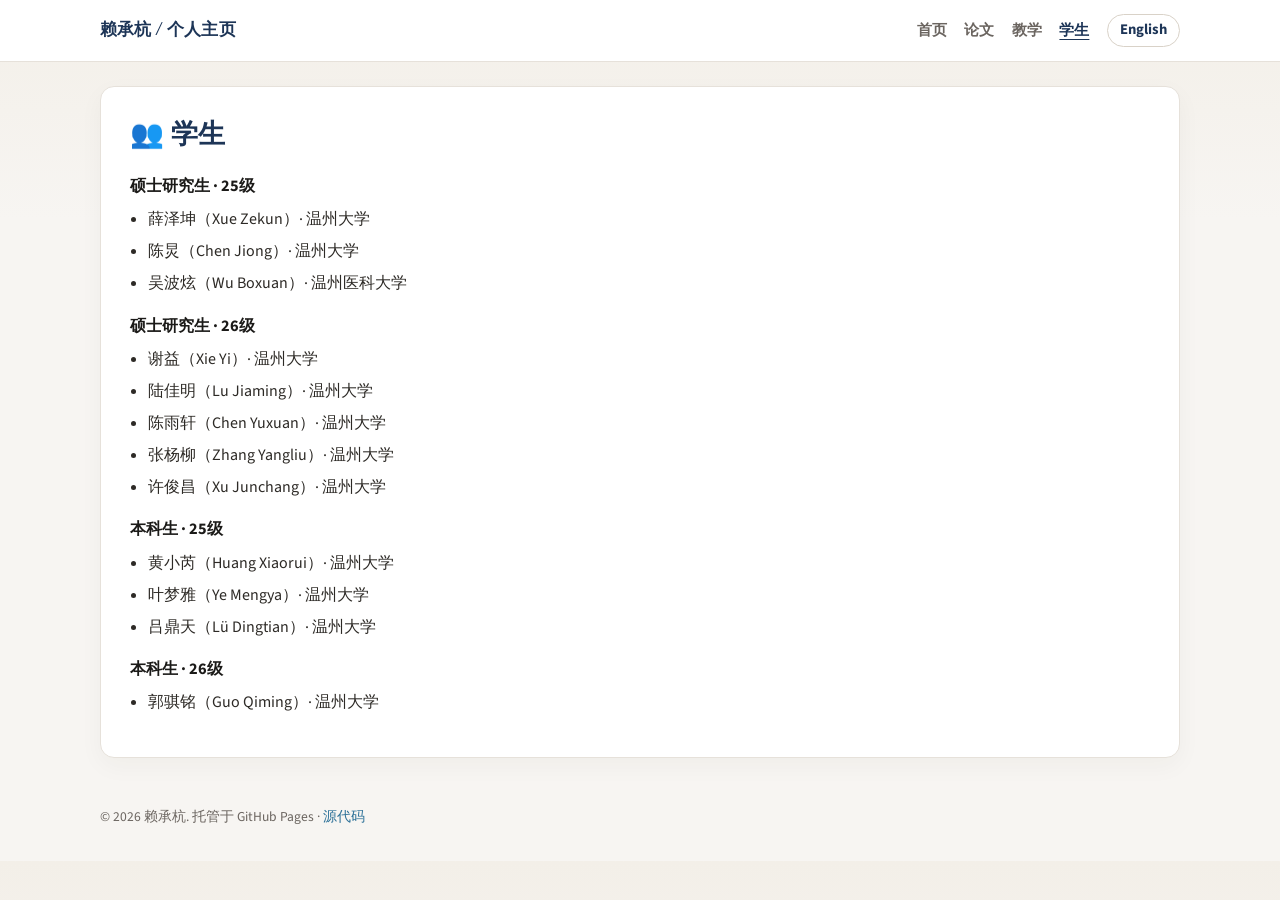
<file: zh/students/index.html>
<!DOCTYPE html>
<html lang="zh-Hans">
<head>
  <meta charset="utf-8">
  <meta name="viewport" content="width=device-width, initial-scale=1">
  <title>学生 — 赖承杭</title>
  <meta name="description" content="赖承杭指导的学生。">
  <link rel="canonical" href="https://chlai1111.github.io/zh/students/">
  <link rel="alternate" hreflang="en" href="https://chlai1111.github.io/students/">
  <link rel="alternate" hreflang="zh-Hans" href="https://chlai1111.github.io/zh/students/">
  <link rel="alternate" hreflang="x-default" href="https://chlai1111.github.io/">
  <link rel="icon" href="../../images/favicon.ico">
  <link rel="preconnect" href="https://fonts.googleapis.com">
  <link rel="preconnect" href="https://fonts.gstatic.com" crossorigin>
  <link href="https://fonts.googleapis.com/css2?family=Libre+Baskerville:wght@400;700&family=Source+Sans+3:wght@400;600;700&display=swap" rel="stylesheet">
  <link rel="stylesheet" href="../../assets/css/main.css">
</head>
<body>
  <header class="masthead">
    <div class="masthead__inner">
      <a class="site-title" href="../">赖承杭 / 个人主页</a>
      <div class="masthead__right">
        <nav class="nav" aria-label="主导航">
          <a href="../">首页</a><a href="../publications/">论文</a><a href="../teaching/">教学</a><a href="../students/" class="is-active">学生</a>
        </nav>
        <a class="lang-switch" href="../../students/" hreflang="en" lang="en">English</a>
      </div>
    </div>
  </header>

  <div class="layout layout--wide">


    <main class="main">
<h1 class="page-title">👥 学生</h1>
      <h3 class="subhead">硕士研究生 · 25级</h3>
      <ul class="plain-list">
        <li>薛泽坤（Xue Zekun）· 温州大学</li>
        <li>陈炅（Chen Jiong）· 温州大学</li>
        <li>吴波炫（Wu Boxuan）· 温州医科大学</li>
      </ul>
      <h3 class="subhead">硕士研究生 · 26级</h3>
      <ul class="plain-list">
        <li>谢益（Xie Yi）· 温州大学</li>
        <li>陆佳明（Lu Jiaming）· 温州大学</li>
        <li>陈雨轩（Chen Yuxuan）· 温州大学</li>
        <li>张杨柳（Zhang Yangliu）· 温州大学</li>
        <li>许俊昌（Xu Junchang）· 温州大学</li>
      </ul>
      <h3 class="subhead">本科生 · 25级</h3>
      <ul class="plain-list">
        <li>黄小芮（Huang Xiaorui）· 温州大学</li>
        <li>叶梦雅（Ye Mengya）· 温州大学</li>
        <li>吕鼎天（Lü Dingtian）· 温州大学</li>
      </ul>
      <h3 class="subhead">本科生 · 26级</h3>
      <ul class="plain-list">
        <li>郭骐铭（Guo Qiming）· 温州大学</li>
      </ul>
    </main>
  </div>

  <footer class="footer">
    © <span id="y"></span> 赖承杭. 托管于 GitHub Pages · <a href="https://github.com/chlai1111/chlai1111.github.io">源代码</a>
  </footer>
  <script>document.getElementById('y').textContent = new Date().getFullYear();</script>
</body>
</html>
</file>
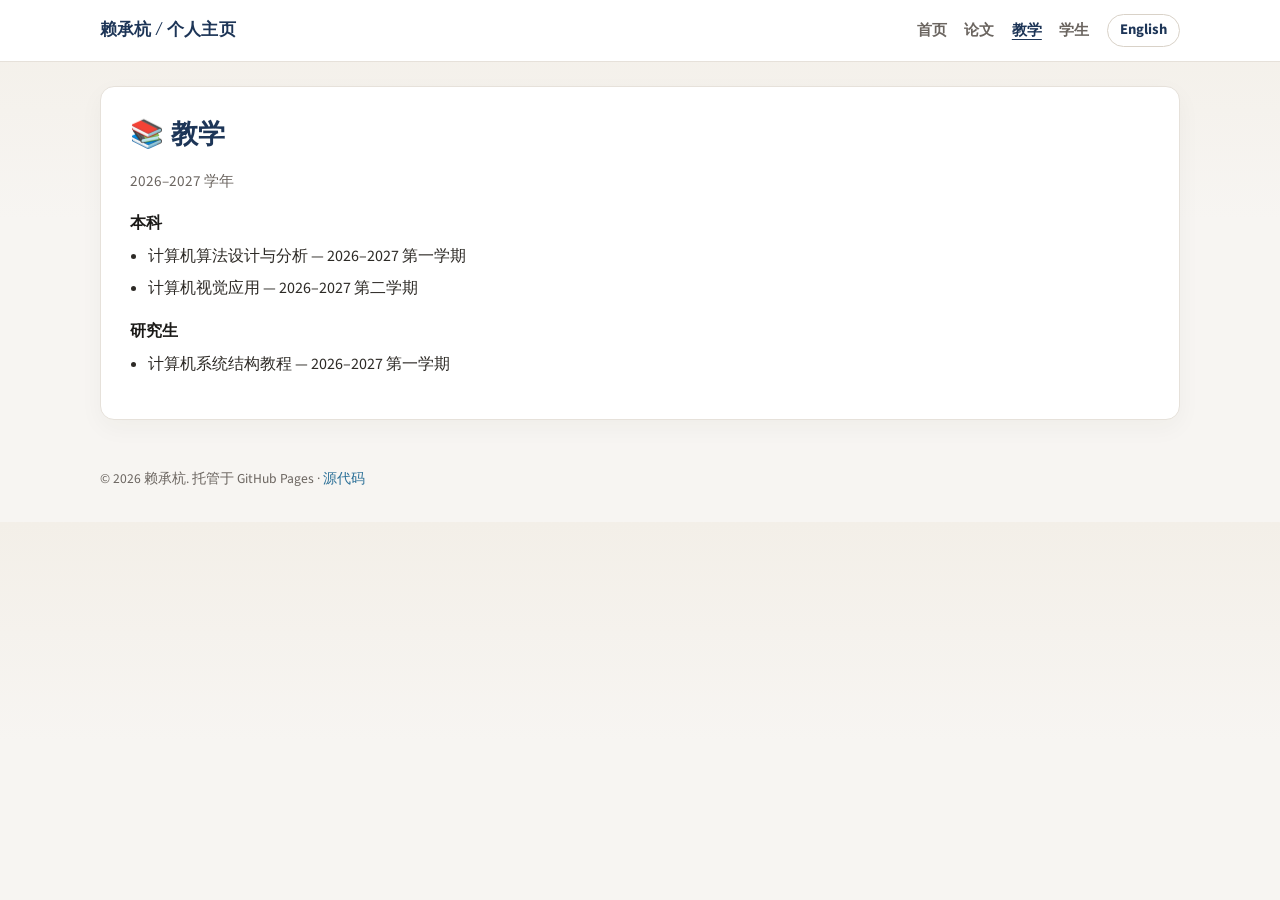
<file: zh/teaching/index.html>
<!DOCTYPE html>
<html lang="zh-Hans">
<head>
  <meta charset="utf-8">
  <meta name="viewport" content="width=device-width, initial-scale=1">
  <title>教学 — 赖承杭</title>
  <meta name="description" content="赖承杭的教学课程。">
  <link rel="canonical" href="https://chlai1111.github.io/zh/teaching/">
  <link rel="alternate" hreflang="en" href="https://chlai1111.github.io/teaching/">
  <link rel="alternate" hreflang="zh-Hans" href="https://chlai1111.github.io/zh/teaching/">
  <link rel="alternate" hreflang="x-default" href="https://chlai1111.github.io/">
  <link rel="icon" href="../../images/favicon.ico">
  <link rel="preconnect" href="https://fonts.googleapis.com">
  <link rel="preconnect" href="https://fonts.gstatic.com" crossorigin>
  <link href="https://fonts.googleapis.com/css2?family=Libre+Baskerville:wght@400;700&family=Source+Sans+3:wght@400;600;700&display=swap" rel="stylesheet">
  <link rel="stylesheet" href="../../assets/css/main.css">
</head>
<body>
  <header class="masthead">
    <div class="masthead__inner">
      <a class="site-title" href="../">赖承杭 / 个人主页</a>
      <div class="masthead__right">
        <nav class="nav" aria-label="主导航">
          <a href="../">首页</a><a href="../publications/">论文</a><a href="../teaching/" class="is-active">教学</a><a href="../students/">学生</a>
        </nav>
        <a class="lang-switch" href="../../teaching/" hreflang="en" lang="en">English</a>
      </div>
    </div>
  </header>

  <div class="layout layout--wide">


    <main class="main">
<h1 class="page-title">📚 教学</h1>
      <p class="section-note">2026–2027 学年</p>
      <h3 class="subhead">本科</h3>
      <ul class="plain-list">
        <li>计算机算法设计与分析 — 2026–2027 第一学期</li>
        <li>计算机视觉应用 — 2026–2027 第二学期</li>
      </ul>
      <h3 class="subhead">研究生</h3>
      <ul class="plain-list">
        <li>计算机系统结构教程 — 2026–2027 第一学期</li>
      </ul>
    </main>
  </div>

  <footer class="footer">
    © <span id="y"></span> 赖承杭. 托管于 GitHub Pages · <a href="https://github.com/chlai1111/chlai1111.github.io">源代码</a>
  </footer>
  <script>document.getElementById('y').textContent = new Date().getFullYear();</script>
</body>
</html>
</file>
<file: assets/css/main.css>
:root {
  --text: #2d2a26;
  --muted: #6b6560;
  --link: #2a6f97;
  --border: #e6e1da;
  --bg: #f7f5f2;
  --panel: #ffffff;
  --accent: #1d3557;
  --rule: #d9d2c8;
}

* { box-sizing: border-box; }
html { scroll-behavior: smooth; }
body {
  margin: 0;
  font-family: "Source Sans 3", "PingFang SC", "Hiragino Sans GB", "Noto Sans SC", sans-serif;
  color: var(--text);
  background: linear-gradient(180deg, #f3efe8 0%, var(--bg) 220px, var(--bg) 100%);
  line-height: 1.65;
}

a { color: var(--link); text-decoration: none; }
a:hover { text-decoration: underline; }

.masthead {
  background: var(--panel);
  border-bottom: 1px solid var(--border);
  position: sticky;
  top: 0;
  z-index: 20;
}
.masthead__inner {
  max-width: 1120px;
  margin: 0 auto;
  padding: 0.85rem 1.25rem;
  display: flex;
  align-items: center;
  justify-content: space-between;
  gap: 1rem;
}
.masthead__right {
  display: flex;
  align-items: center;
  gap: 1.1rem;
  flex-wrap: wrap;
  justify-content: flex-end;
}
.site-title {
  font-family: "Libre Baskerville", "Songti SC", Georgia, serif;
  font-size: 1.05rem;
  font-weight: 700;
  color: var(--accent);
  letter-spacing: 0.01em;
}
.nav a {
  margin-left: 1.1rem;
  color: var(--muted);
  font-size: 0.95rem;
  font-weight: 600;
}
.nav a:first-child { margin-left: 0; }
.nav a:hover,
.nav a.is-active { color: var(--accent); }
.nav a.is-active { text-decoration: underline; text-underline-offset: 0.28em; }
.lang-switch {
  font-size: 0.92rem;
  font-weight: 700;
  color: var(--accent);
  border: 1px solid var(--rule);
  border-radius: 999px;
  padding: 0.22rem 0.75rem;
  white-space: nowrap;
}
.lang-switch:hover {
  text-decoration: none;
  background: #eef3f8;
}

.layout {
  max-width: 1120px;
  margin: 1.5rem auto 3rem;
  padding: 0 1.25rem;
  display: grid;
  grid-template-columns: 250px 1fr;
  gap: 2rem;
}
.layout--wide {
  grid-template-columns: 1fr;
}

.sidebar {
  position: sticky;
  top: 4.5rem;
  align-self: start;
  background: var(--panel);
  border: 1px solid var(--border);
  border-radius: 14px;
  padding: 1.4rem 1.2rem 1.2rem;
  box-shadow: 0 8px 24px rgba(45, 42, 38, 0.04);
  text-align: center;
}
.avatar {
  width: 150px;
  height: 150px;
  border-radius: 50%;
  object-fit: cover;
  border: 3px solid #fff;
  box-shadow: 0 0 0 1px var(--rule);
}
.author-name {
  margin: 0.9rem 0 0.2rem;
  font-size: 1.15rem;
  font-family: "Libre Baskerville", "Songti SC", Georgia, serif;
  color: var(--accent);
}
.author-bio {
  margin: 0;
  color: var(--muted);
  font-size: 0.95rem;
}
.author-lab {
  margin: 0.2rem 0 0;
  color: var(--accent);
  font-size: 0.92rem;
  font-weight: 600;
}
.author-meta {
  list-style: none;
  padding: 0;
  margin: 1rem 0 0;
  text-align: left;
}
.author-meta li {
  margin: 0.45rem 0;
  font-size: 0.92rem;
  color: var(--muted);
}
.author-meta a { color: var(--text); font-weight: 600; }
.author-meta .label { color: var(--muted); font-weight: 500; margin-right: 0.35rem; }
.author-meta .plain { color: var(--text); font-weight: 600; }

.section-note {
  margin: -0.25rem 0 0.85rem;
  color: var(--muted);
  font-size: 0.95rem;
}
.research-lead {
  color: var(--text);
  font-size: 1.02rem;
  line-height: 1.7;
}
.lab-name {
  color: var(--accent);
  font-weight: 700;
}
.subhead {
  margin: 1rem 0 0.4rem;
  font-size: 1.02rem;
  font-weight: 700;
  color: #1b1a18;
}
.plain-list {
  margin: 0 0 0.6rem;
  padding-left: 1.15rem;
}
.plain-list li { margin: 0.35rem 0; }

.recruit-note {
  margin: 1rem 0 0.35rem;
  padding: 0.85rem 1rem;
  border-left: 3px solid #b23a48;
  background: #fbf7f4;
  color: #3a2f2c;
  font-weight: 600;
}
.research {
  margin-top: 0.35rem;
}
.research-theme {
  margin: 0 0 1.15rem;
  padding-bottom: 0.35rem;
}
.research-theme__title {
  margin: 0.85rem 0 0.35rem;
  font-size: 1.05rem;
  font-weight: 700;
  color: #1b1a18;
}
.research-theme__lead {
  margin: 0 0 0.55rem;
  color: var(--text);
}
.research-subhead {
  margin: 0.75rem 0 0.25rem;
  font-size: 0.98rem;
  font-weight: 700;
  color: #8b3a3a;
}
.more-link {
  margin: 0.75rem 0 0;
  font-weight: 600;
}

.main {
  background: var(--panel);
  border: 1px solid var(--border);
  border-radius: 14px;
  padding: 1.6rem 1.8rem 2rem;
  box-shadow: 0 8px 24px rgba(45, 42, 38, 0.04);
  min-width: 0;
}
.page-title {
  margin: 0 0 1rem;
  font-family: "Libre Baskerville", "Songti SC", Georgia, serif;
  font-size: 1.7rem;
  color: var(--accent);
}
.bio p { margin: 0 0 0.95rem; }
.bio strong { color: #1b1a18; }

.section-title {
  margin: 1.8rem 0 0.7rem;
  padding-bottom: 0.35rem;
  border-bottom: 1px solid var(--rule);
  font-size: 1.2rem;
  font-family: "Libre Baskerville", "Songti SC", Georgia, serif;
  color: var(--accent);
}

.news { margin: 0; padding-left: 1.15rem; }
.news li { margin: 0.45rem 0; }

.pubs { list-style: none; padding: 0; margin: 0; }
.pubs li {
  margin: 0 0 1.15rem;
  padding-left: 0.9rem;
  border-left: 3px solid #c9d6e3;
}
.pubs .pub-head {
  display: block;
  line-height: 1.5;
}
.pubs .pub-num {
  font-weight: 700;
  color: var(--accent);
  white-space: nowrap;
}
.pubs .title { font-weight: 700; color: #1b1a18; }
.pubs .meta {
  margin-top: 0.15rem;
  color: var(--text);
  line-height: 1.55;
}
.pubs .authors { color: var(--text); }
.pubs .venue { color: var(--muted); font-style: italic; }
.pubs .venue-sep { color: var(--text); }

.footer {
  max-width: 1120px;
  margin: 0 auto 2rem;
  padding: 0 1.25rem;
  color: var(--muted);
  font-size: 0.85rem;
}

@media (max-width: 860px) {
  .layout { grid-template-columns: 1fr; }
  .sidebar { position: static; }
  .masthead__inner { flex-direction: column; align-items: flex-start; }
  .masthead__right { justify-content: flex-start; }
  .nav a { margin-left: 0; margin-right: 1rem; }
}
</file>
